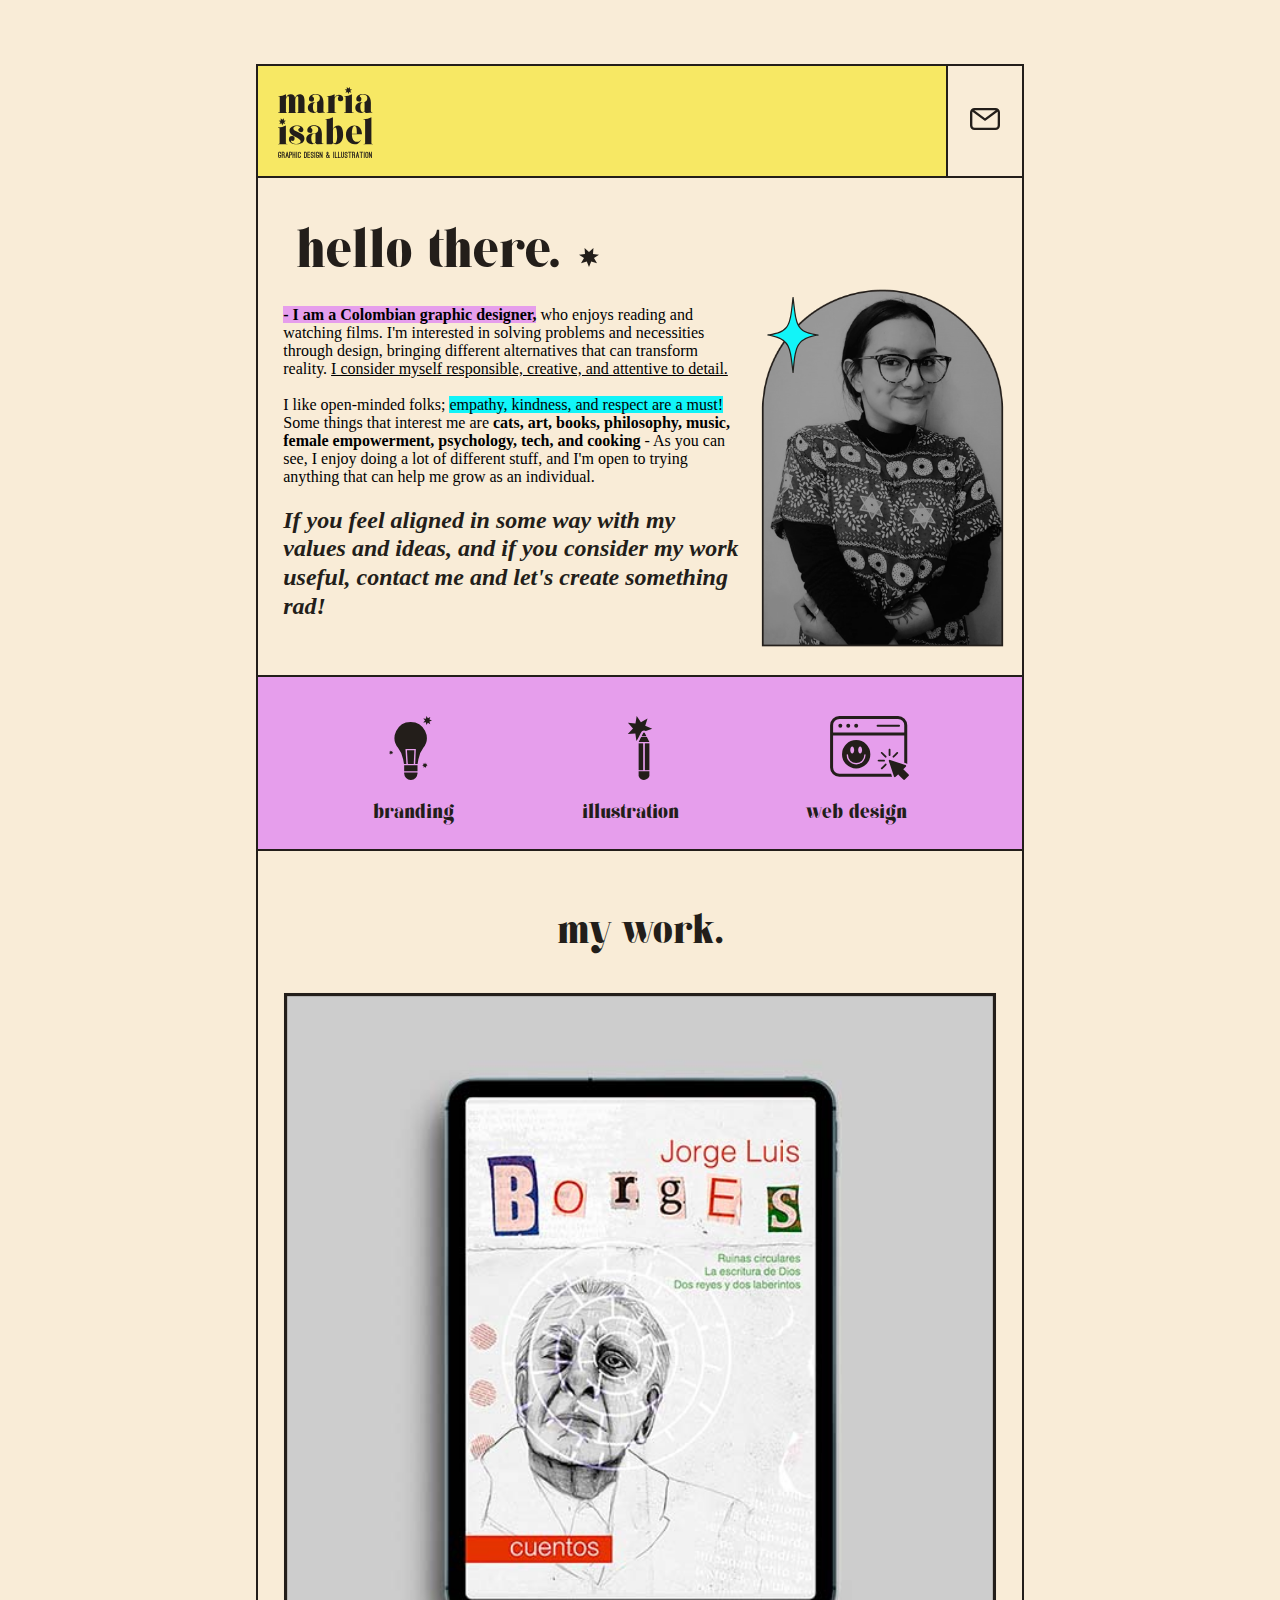
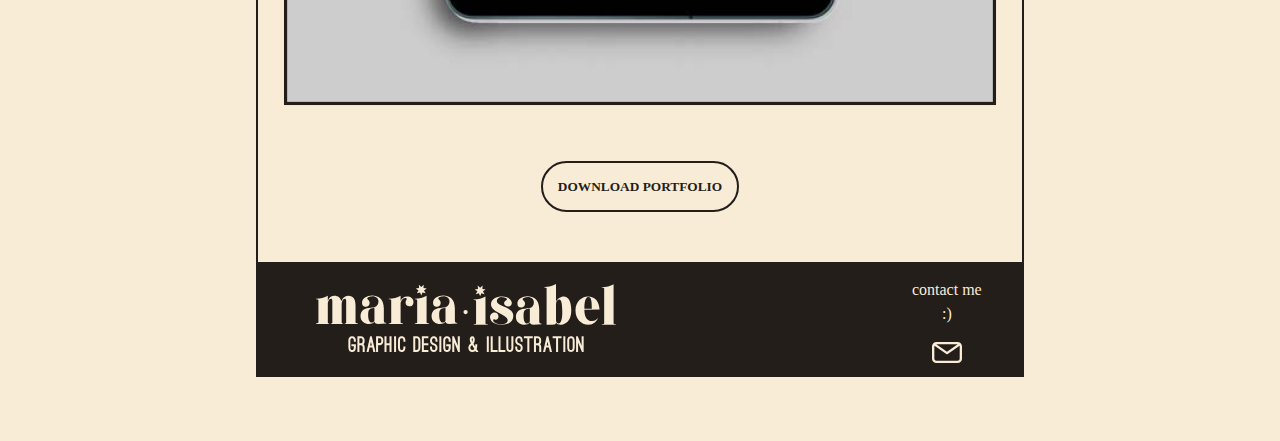
<file: index.html>
<!DOCTYPE html>
<html lang="en">
<head>
    <meta charset="UTF-8">
    <meta http-equiv="X-UA-Compatible" content="IE=edge">
    <meta name="viewport" content="width=device-width, initial-scale=1.0">
    <link rel="stylesheet" href="stylesheet.css">
    <link rel="icon" type="image/star-icon" href="./img/star01.svg">
    <title>about maria isabel</title>
</head>
<body>
    <main class= "body-padre">

        <!---- header -->

        <header>
            <div class="logoheader">
                <img src="./img/logo.svg" alt="logo-maria-isabel"><a href="http://"></a>
            </div>

            <div class="emailheader">
                <div class="emailheader__icon">
                <a href="mailto:mariaisabelperezdavila@hotmail.com"><img src="./img/email.svg" alt="contact-email"></a>
                </div>
            </div>
        </header>


        <!---- about me -->

        <section class="about-me">
                <h1>hello there.</h1>

                <img id="star" src="./img/star01.svg" alt="star-icon">
                <div class="aboutdesktop">
                    <div id="textodesktop">
                            <p><strong><span id="spanrosa">- I am a Colombian graphic designer,</span></strong> who enjoys reading and watching films. I'm interested in solving problems and necessities through design, bringing different alternatives that can transform reality. 
                            <u>I consider myself responsible, creative, and attentive to detail.</u> 
                            <br><br>
                            I like open-minded folks; <span id="spanazul"> empathy, kindness, and respect are a must!</span>  Some things that interest me are<strong> cats, art, books, philosophy, music, female empowerment, psychology, tech, and cooking</strong> - As you can see, I enjoy doing a lot of different stuff, and I'm open to trying anything that can help me grow as an individual.
                            </p>
                            <h2><i>If you feel aligned in some way with my values and ideas, and if you consider my work useful, contact me and let's create something rad! 
                </i></h2>
                    </div>
         
                
                <div id="imgaboutme">
                <img src="./img/pic.svg" alt="maria's picture">
                </div>
                </div>
        </section>

        <!---- focuses  -->

        <section id="focuses">
            <div class="focuses-imgs">
                <img src="./img/branding.svg" alt="branding">
                <img src="./img/illustration.svg" alt="illustration">
                <img src="./img/uxui.svg" alt="ux ui">
             </div>

             <div class="focuses-text">
             <p>branding</p>
             <p>illustration</p>
             <p>web design</p>
             </div>
        </section>


        <!---- my work -->

      <section class="mywork">
            <h2 id="h2mywork">my work.</h2>

            <div class=" myworkimages">

            <img src="./img/img--illustration.svg" alt="img-illustration">
            <img src="./img/img--branding.svg" alt="img-branding">
            <img src="./img/img--uxui.svg" alt="img-ux-ui">
            
            </div>

            <button class="button-portfolio">DOWNLOAD PORTFOLIO</button><a href=""></a>
         
      </section>


      <!---- footer -->

        <section class="footer">
            <div class="logofooter">
            <img src="./img/logowhitehorizontal.svg" alt="logo-maria-isabel-whiteversion">
            </div>
            <div id="contactfooterdesktop">
            <p>contact me :)</p>
            <div class="contactemailfooter">
            <a href="mailto:mariaisabelperezdavila@hotmail.com"><img src="./img/email2.svg" alt="contact-email"></a>
            </div>
            </div>
        </section>



    </main>
</body>
</html>
</file>
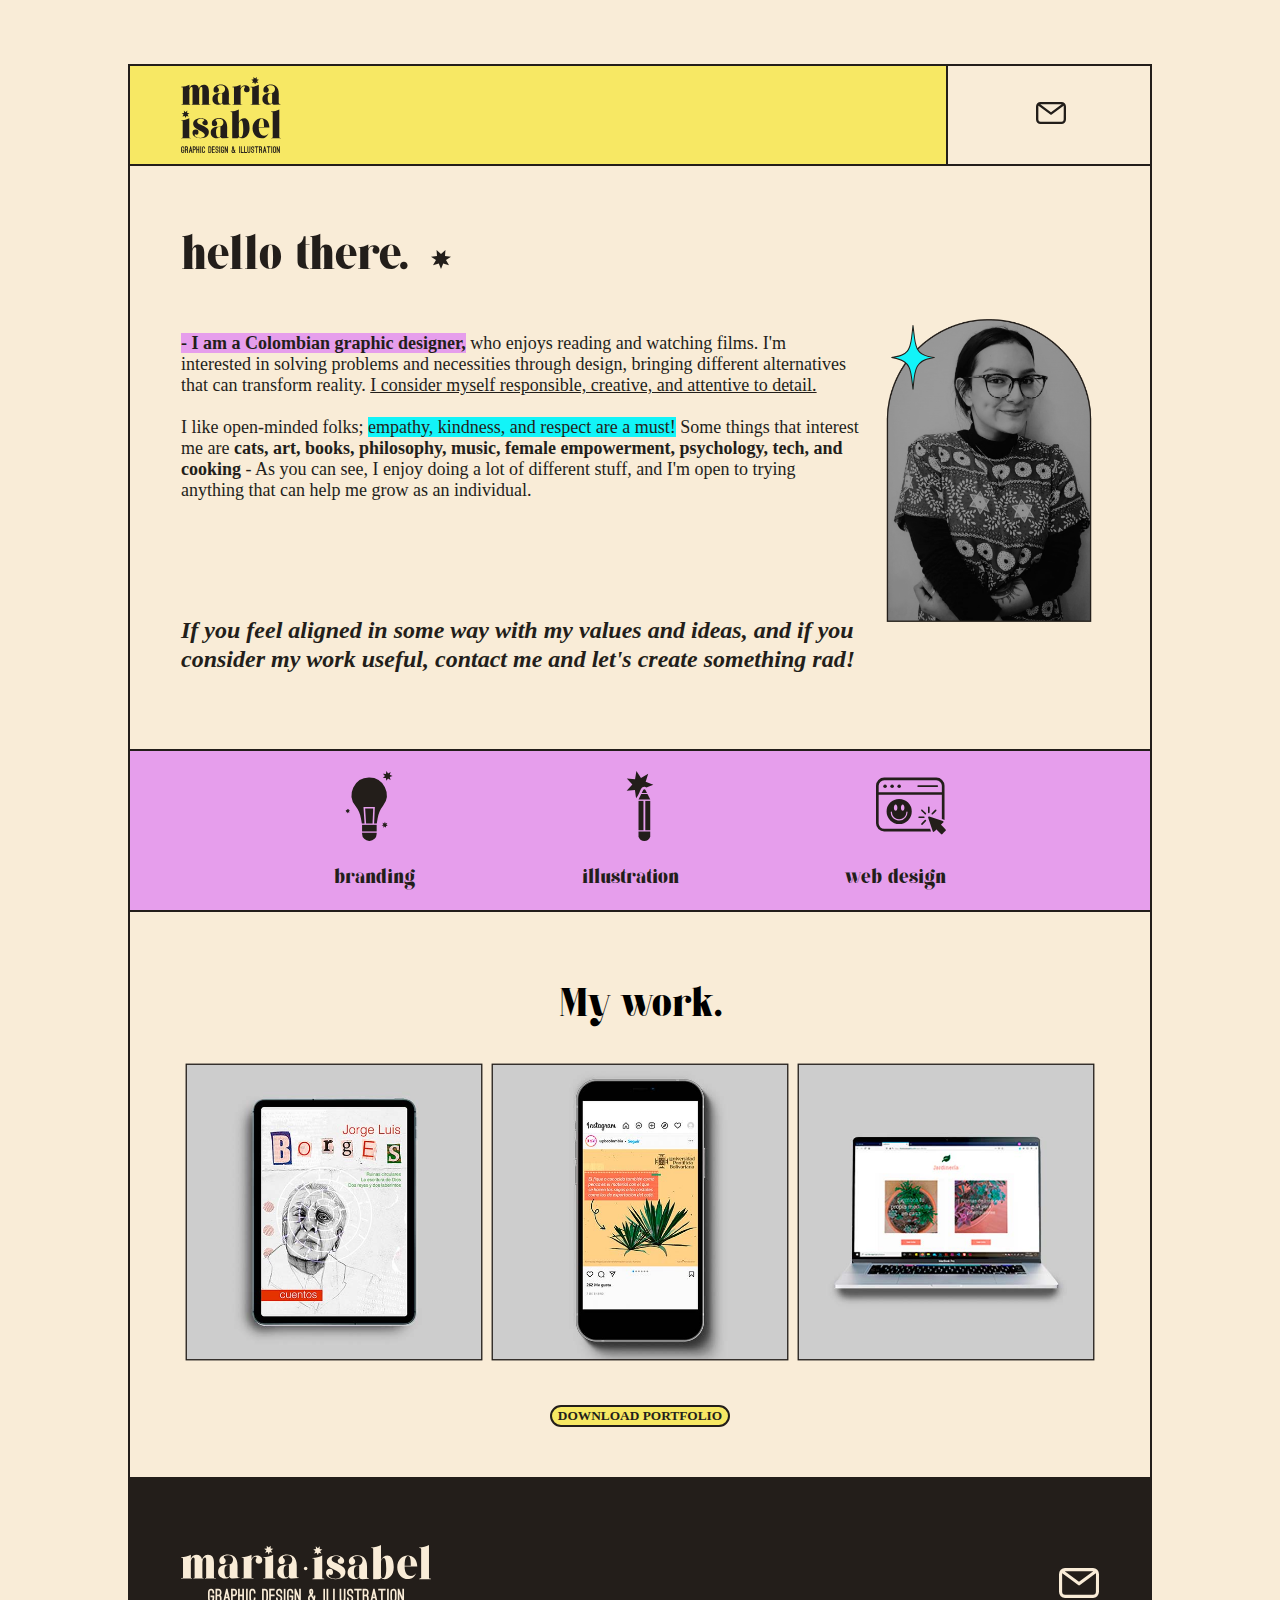
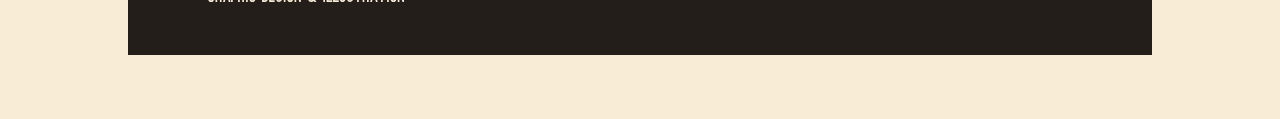
<file: main.html>
<!DOCTYPE html>
<html lang="en">
<head>
    <meta charset="UTF-8">
    <meta http-equiv="X-UA-Compatible" content="IE=edge">
    <meta name="viewport" content="width=device-width, initial-scale=1.0">
    <link rel="icon" type="image/star-icon" href="./img/star01.svg">
    <link rel="stylesheet" href="styles.css">
    <title>about-maria-isabel</title>
</head>

<body>
    <main>
   
       <!--HEADER-->
        <header>
            <img src="./img/logo.svg" alt="website logo maria isabel dark version">
            <div class="contacto-header">
            <a href="mailto:mariaisabelperezdavila@hotmail.com"><img src="./img/email.svg" alt="contact email"></a>
            </div>
        </header>

        <!--ABOUT ME-->
        <section class="about-me">
            <h1>hello there.</h1>
            <img id="estrella--aboutme" src="./img/star01.svg" alt="star icon">

            <div class="contenido-aboutme">
                <p><strong><span id="spanrosa">- I am a Colombian graphic designer,</span></strong> who enjoys reading and watching films. I'm interested in solving problems and necessities through design, bringing different alternatives that can transform reality. 
                    <u>I consider myself responsible, creative, and attentive to detail.</u> 
                    <br><br>
                    I like open-minded folks; <span id="spanazul"> empathy, kindness, and respect are a must!</span>  Some things that interest me are<strong> cats, art, books, philosophy, music, female empowerment, psychology, tech, and cooking</strong> - As you can see, I enjoy doing a lot of different stuff, and I'm open to trying anything that can help me grow as an individual.
                </p>
                <img src="./img/pic.svg" alt="maria's picture">
            </div>

            <div class="h3aboutme">
                <h3><i>If you feel aligned in some way with my values and ideas, and if you consider my work useful, contact me and let's create something rad! 
                </i></h3>
            </div>
        </section>
        
        <!--FOCUSES-->
        <section class="focuses">  
            <div class="contenido-focuses">
                <div class="focuses-imgs">
                    <img src="./img/branding.svg" alt="branding">
                    <img src="./img/illustration.svg" alt="illustration">
                    <img src="./img/uxui.svg" alt="ux ui">
                 </div>
    
                 <div class="focuses-text">
                 <p>branding</p>
                 <p>illustration</p>
                 <p>web design</p>
                 </div>
            </div>

        </section>

        <!--MYWORK-->
        <section class="mywork">
            <h2>My work.</h2>
            <div class=" myworkimages">

                <img src="./img/img--illustration.svg" alt="img-illustration">
                <img src="./img/img--branding.svg" alt="img-branding">
                <img src="./img/img--uxui.svg" alt="img-ux-ui">
                
                </div>
    
            <button class="button-portfolio">DOWNLOAD PORTFOLIO</button><a href="./mariaisabelperez.pdf"></a>
        </section>

        <!--FOOTER-->
        <footer>
            <img src="./img/logowhitehorizontal.svg" alt="Website logo light version">
            <a href="mailto:mariaisabelperezdavila@hotmail.com"><img class="contactofooter" src="./img/email2.svg" alt="contact-email"></a>
        </footer>
    </main>
</body>
</html>
</file>
<file: stylesheet.css>
@font-face {
    font-family: 'kage';
    src: url('kage.otf');}

 @import url('https://fonts.googleapis.com/css2?family=Poppins:wght@400;500;600;700;900&display=swap');



 /* GENERAL */

*{
 box-sizing: border-box;
}

body{
    background-color: #F9ECD7;
    justify-content: center;
    align-items: center;
    display: flex;
    margin: 0;
    overflow-x: hidden;
    }

main{
max-width: 1000px;
min-width: 280px;
width: 60%;
height: 80%;
display: flex;
flex-direction: column;
border: 2px solid #231E1A;
margin: 5%;
overflow-x: hidden;

}

span {
    height: 1rem;
}

#spanrosa{
    background-color: #E69EEC;
}

#spanazul{
    background-color: #12F4F8;
}


/* MOBILE */

@media only screen
  and (min-device-width: 280px) 
  and (max-device-width: 700px)
  and (-webkit-min-device-pixel-ratio: 1)
  {
header { 
    width: 100%;
    height: 7rem; 
    background-color: #F7E864;
    display: flex;
    justify-content: space-between;
    align-items: center;
    border-bottom:2px solid #231E1A;
}


.emailheader {
    height: 100%;
    display: flex;
    background-color: #F9ECD7;
    width: 20%;
    border-left:2px solid #231E1A;
    justify-content: center;
    align-items: center;
    margin: 0px;  
}

.emailheader:hover{
    background-color: #E69EEC;
}

.emailheader__icon {
    width: 50%;
    align-items: center;
    padding: 5%;
    justify-content: center;
    cursor: pointer;
    }

h1{
    font-family: 'kage';
    font-size: 3em;
    color: #231E1A;
    margin-bottom: 10px;
    font-weight: lighter;
    }

.about-me {
    display: flex;
    flex-direction: column;
    justify-content: center;
    align-items: center;
}

.about-me #star {
    width: 20px;
    margin-top: 0;
}

p{
    font-weight: 500;
    font-size: 1em;
    line-height:1.4rem;
    color: #231E1A;
    margin-top: 0;

}

p, h2 {
    padding: 20px;
    font-family: 'poppins';
}

h2 {
    font-weight: 700;
    margin-top: -25px;
    line-height: 120%;
    font-size: 1.6rem;
    color: #231E1A;
}

section div #imgaboutme {
padding:5%;    
margin-top: -40px;
text-align: center;
align-items: center;
justify-content: center;
}

#focuses{
background-color: #E69EEC;
border-top: 2px solid #231E1A;
border-bottom: 2px solid #231E1A;
width: 100%;

}

.focuses-imgs {
    flex-direction: row;
    display: flex;
    width: 100%;
    height: auto;
    justify-content: space-between;
    align-items: center;
    padding-right: 2rem;
    padding-left: 2rem;
    padding-bottom: 1rem;
    padding-top: 1rem;
    
}

.focuses-imgs img{
    width: 40px;
    height: 3rem;
}

.focuses-text{
    flex-direction: row;
    display: flex;
    width: 100%;
    height: 2rem;
    justify-content: space-between;
    align-items: center;
}

.focuses-text p{
    font-family: 'kage';
    text-align: center;
    line-height: 85%;
}

#h2mywork{
    font-family: 'kage';
    font-size: 3em;
    color: #231E1A;
    margin-bottom: 10px;
    margin-top: 10px;
    font-weight: lighter;
}

.mywork{
    text-align: center;
}

.mywork img{
    width: 80%;
}

button, .button-portfolio {
    background-color: #F9ECD7;
    color: #231E1A;
    border: 2px solid #231E1A;
    border-radius: 40px;
    font-family: 'Poppins';
    font-weight: 700;
    font-size: 1rem;
    cursor: pointer;
    padding: 2%;
    margin-top: 4%;
}

.button-portfolio:hover {
    background-color: #12F4F8;
    border: 2px solid #231E1A;
    color: #231E1A;
}

.footer{
    height:auto;
    display: flex;
    flex-direction: column;
    background-color: #231E1A;
    align-items: center;
    justify-content: center;
    margin-top: 30px;
    width: 100%;
    }

div .contactemailfooter{
    width: 30%;
    margin-bottom: 10%;
    margin-top: 0;
}

.logofooter {
width: 80%;
padding: 20px;
margin-top: 10%;
}

.footer p{
    color: #F9ECD7;
}

#contactfooterdesktop {
    display: flex;
    align-items: center;
    justify-content: center;
    flex-direction: column;

}
}
/* TABLET */

@media only screen 
  and (min-width: 700px) 
  and (max-width: 1000px)
  and (-webkit-min-device-pixel-ratio: 1)
  {
header { 
    width: 100%;
    height: 7rem; 
    background-color: #F7E864;
    display: flex;
    justify-content: space-between;
    align-items: center;
    border-bottom:2px solid #231E1A;
}

.logoheader {
    width: 105px;
    height: 79px;
    padding: 5px;
    margin:15px;
    }

.emailheader {
    height: 100%;
    display: flex;
    background-color: #F9ECD7;
    width: 10%;
    border-left:2px solid #231E1A;
    justify-content: center;
    align-items: center;
    margin: 0px;  
}

.emailheader:hover{
    background-color: #E69EEC;
}

.emailheader__icon {
    width: 50%;
    align-items: center;
    padding: 5%;
    justify-content: center;
    cursor: pointer;
    }

h1{
    font-family: 'kage';
    font-size: 3em;
    color: #231E1A;
    font-weight: lighter;
    display: inline;
    margin: 0 2% 0 5%;
     }

.about-me {
    display: inline;
   height: auto;
   margin-top: 30px;
}

.about-me #star {
    width: 20px;
    margin-top: 0;
}

.aboutdesktop{
display: flex;
gap: 10px;
padding:0 0 0 2%;
width: 100%;
align-items: center;
}

#textodesktop {
    padding: 20px;
    font-family: 'poppins';
    width: 180%;
    font-size: 0.8rem;
}

h2 {
    font-weight: 700;
    line-height: 120%;
    font-size: 1rem;
    color: #231E1A;
}

#imgaboutme {
width: 100%;
justify-content: center;
align-items: center;
}

#imgaboutme img {
    width: 100%;
    margin-left:-10px;
    margin-bottom: 20px;
    max-height: 90%;
}

#focuses{
background-color: #E69EEC;
border-top: 2px solid #231E1A;
border-bottom: 2px solid #231E1A;
width: 100%;
}

.focuses-imgs {
    flex-direction: row;
    display: flex;
    width: 100%;
    height: auto;
    justify-content: space-between;
    padding: 5% 8% 5% 8%;
    
}

.focuses-imgs img{
    width: 100%;
    height: 4rem;
}

.focuses-text{
    flex-direction: row;
    display: flex;
    width: 100%;
    font-size: 1.5rem;
    justify-content: space-between;
    align-items: center;
    padding: 0 15% 0 15%;
    color: #231E1A;
    margin-top: -6%;
}

.focuses-text p{
    font-family: 'kage';
    text-align: center;
}

#h2mywork{
    font-family: 'kage';
    font-size: 3em;
    color: #231E1A;
    margin-bottom: 10px;
    margin-top: 10px;
    font-weight: lighter;
}

.mywork{
    text-align: center;
}

.myworkimages {
    display: flex;
    flex-direction: row;
    width: 100%;
}

.myworkimages img{
    width: 100%;
    padding: 2%;
}

button, .button-portfolio {
    background-color: #F9ECD7;
    color: #231E1A;
    border: 2px solid #231E1A;
    border-radius: 40px;
    font-family: 'Poppins';
    font-weight: 700;
    font-size: 1rem;
    cursor: pointer;
    padding: 2%;
    margin-top: 4%;
}

.button-portfolio:hover {
    background-color: #12F4F8;
    border: 2px solid #231E1A;
    color: #231E1A;
}

.footer{
    display: flex;
    flex-direction: row;
    background-color: #231E1A;
    align-items: center;
    justify-content: space-between;
    margin-top: 30px;
    width: 100%;
    height: auto;
    padding: 0 5% 0 5%;
    }

.contactemailfooter{
    width: 50%;
    margin-bottom: 10%;
    margin-top: 0;
}

.logofooter {
width: 100%;
padding: 20px;
align-items: center;
display: flex;
}

.logofooter img{
    width: 300px;
}

.footer p{
    color: #F9ECD7;
    font-family: 'poppins';
    font-size: 16px;
    text-align: center;
    line-height: 1.5rem;
}

#contactfooterdesktop{
    align-items: center;
    justify-content: center;
    display: flex;
    flex-direction: column;
}

}

@media only screen 
  and (min-device-width: 280px) 
  and (max-device-width: 700px)
  and (-webkit-min-device-pixel-ratio: 1)
  {
header { 
    width: 100%;
    height: 7rem; 
    background-color: #F7E864;
    display: flex;
    justify-content: space-between;
    align-items: center;
    border-bottom:2px solid #231E1A;
}

.logoheader {
    width: 105px;
    height: 79px;
    padding: 5px;
    margin:15px;
    }

.emailheader {
    height: 100%;
    display: flex;
    background-color: #F9ECD7;
    width: 20%;
    border-left:2px solid #231E1A;
    justify-content: center;
    align-items: center;
    margin: 0px;  
}

.emailheader:hover{
    background-color: #E69EEC;
}

.emailheader__icon {
    width: 50%;
    align-items: center;
    padding: 5%;
    justify-content: center;
    cursor: pointer;
    }

h1{
    font-family: 'kage';
    font-size: 3em;
    color: #231E1A;
    margin-bottom: 10px;
    font-weight: lighter;
    }

.about-me {
    display: flex;
    flex-direction: column;
    justify-content: center;
    align-items: center;
}

.about-me #star {
    width: 20px;
    margin-top: 0;
}

p{
    font-weight: 500;
    font-size: 1em;
    line-height:1.4rem;
    color: #231E1A;
    margin-top: 0;

}

p, h2 {
    padding: 20px;
    font-family: 'poppins';
}

h2 {
    font-weight: 700;
    margin-top: -25px;
    line-height: 120%;
    font-size: 1.6rem;
    color: #231E1A;
}

section div #imgaboutme {
padding:5%;    
margin-top: -40px;
text-align: center;
align-items: center;
justify-content: center;
}

#focuses{
background-color: #E69EEC;
border-top: 2px solid #231E1A;
border-bottom: 2px solid #231E1A;
width: 100%;

}

.focuses-imgs {
    flex-direction: row;
    display: flex;
    width: 100%;
    height: auto;
    justify-content: space-between;
    align-items: center;
    padding-right: 2rem;
    padding-left: 2rem;
    padding-bottom: 1rem;
    padding-top: 1rem;
    
}

.focuses-imgs img{
    width: 40px;
    height: 3rem;
}

.focuses-text{
    flex-direction: row;
    display: flex;
    width: 100%;
    height: 2rem;
    justify-content: space-between;
    align-items: center;
}

.focuses-text p{
    font-family: 'kage';
    text-align: center;
    line-height: 85%;
}

#h2mywork{
    font-family: 'kage';
    font-size: 3em;
    color: #231E1A;
    margin-bottom: 10px;
    margin-top: 10px;
    font-weight: lighter;
}

.mywork{
    text-align: center;
}

.mywork img{
    width: 80%;
}

button, .button-portfolio {
    background-color: #F9ECD7;
    color: #231E1A;
    border: 2px solid #231E1A;
    border-radius: 40px;
    font-family: 'Poppins';
    font-weight: 700;
    font-size: 1rem;
    cursor: pointer;
    padding: 2%;
    margin-top: 4%;
}

.button-portfolio:hover {
    background-color: #12F4F8;
    border: 2px solid #231E1A;
    color: #231E1A;
}

.footer{
    height:auto;
    display: flex;
    flex-direction: column;
    background-color: #231E1A;
    align-items: center;
    justify-content: center;
    margin-top: 30px;
    }

.contactemailfooter{
    align-items: center;
    width: 40%;
    justify-content: center;
    margin-bottom: 10%;
    margin-top: 0;
}

.logofooter {
width: 80%;
padding: 20px;
margin-top: 10%;
}

.footer p{
    color: #F9ECD7;
}

}


@media only screen 
  and (min-device-width: 700px) 
  and (max-device-width: 3000px) 
  {

header { 
    width: 100%;
    height: 7rem; 
    background-color: #F7E864;
    display: flex;
    justify-content: space-between;
    align-items: center;
    border-bottom:2px solid #231E1A;
}

.logoheader {
    width: 105px;
    height: 79px;
    padding: 5px;
    margin:15px;
    }

.emailheader {
    height: 100%;
    display: flex;
    background-color: #F9ECD7;
    width: 10%;
    border-left:2px solid #231E1A;
    justify-content: center;
    align-items: center;
    margin: 0px;  
}

.emailheader:hover{
    background-color: #E69EEC;
}

.emailheader__icon {
    width: 50%;
    align-items: center;
    padding: 5%;
    justify-content: center;
    cursor: pointer;
    }

h1{
    font-family: 'kage';
    font-size: 4em;
    color: #231E1A;
    font-weight: lighter;
    display: inline;
    margin: 2% 2% 0 5%;
     }

.about-me {
    display: inline;
   height: auto;
   margin-top: 30px;
}

.about-me #star {
    width: 20px;
    margin-top: 0;
}

.aboutdesktop{
display: flex;
gap: 10px;
padding:0 0 0 2%;
width: 100%;
align-items: center;
}

#textodesktop {
    padding: 10px;
    font-family: 'poppins';
    width: 180%;
    font-size: 1rem;
    margin-top: -30px;
}

h2 {
    font-weight: 700;
    line-height: 120%;
    font-size: 1.5rem;
    color: #231E1A;
}

#imgaboutme {
width: 100%;
justify-content: center;
align-items: center;
}

#imgaboutme img {
    width: 100%;
    margin-left:-10px;
    margin-bottom: 20px;
    max-height: 90%;
}

#focuses{
background-color: #E69EEC;
border-top: 2px solid #231E1A;
border-bottom: 2px solid #231E1A;
width: 100%;
}

.focuses-imgs {
    flex-direction: row;
    display: flex;
    width: 100%;
    height: auto;
    justify-content: space-between;
    padding: 5%;
    
}

.focuses-imgs img{
    width: 100%;
    height: 4rem;
}

.focuses-text{
    flex-direction: row;
    display: flex;
    width: 100%;
    font-size: 1.5rem;
    justify-content: space-between;
    align-items: center;
    padding: 0 15% 0 15%;
    color: #231E1A;
    margin-top: -6%;
}

.focuses-text p{
    font-family: 'kage';
    text-align: center;
}

#h2mywork{
    font-family: 'kage';
    font-size: 3em;
    color: #231E1A;
    margin-bottom: 10px;
    margin-top: 10px;
    font-weight: lighter;
}

.mywork{
    text-align: center;
    margin-top: 5%;
}

.myworkimages {
    display: flex;
    flex-direction: row;
    width: 100%;
}

.myworkimages img{
 padding: 2%;
 width: 100%;
}

button, .button-portfolio {
    background-color: #F9ECD7;
    color: #231E1A;
    border: 2px solid #231E1A;
    border-radius: 40px;
    font-family: 'Poppins';
    font-weight: 700;
    font-size: 0,5rem;
    cursor: pointer;
    padding: 2%;
    margin-top: 4%;
}

.button-portfolio:hover {
    background-color: #12F4F8;
    border: 2px solid #231E1A;
    color: #231E1A;
}

.footer{
    display: flex;
    flex-direction: row;
    background-color: #231E1A;
    align-items: center;
    justify-content: space-between;
    margin-top: 50px;
    width: 100%;
    height: auto;
    padding: 0 5% 0 5%;
    }

.contactemailfooter{
    width: 40%;
    margin-bottom: 10%;
    margin-top: 0;
}

.logofooter {
width: 100%;
padding: 20px;
align-items: center;
display: flex;
}

.logofooter img{
    width: 300px;
}

.footer p{
    color: #F9ECD7;
    font-family: 'poppins';
    font-size: 16px;
    text-align: center;
    line-height: 1.5rem;
}

#contactfooterdesktop{
    align-items: center;
    justify-content: center;
    display: flex;
    flex-direction: column;
    height: 80%;
}

}
</file>
<file: styles.css>
@font-face {
    font-family: 'kage';
    src: url('kage.otf');}

 @import url('https://fonts.googleapis.com/css2?family=Poppins:wght@400;500;600;700;900&display=swap');

 /* GENERAL */

*{
    box-sizing: border-box;
}

body {
    background-color: #F9ECD7;
    justify-content: center;
    align-items: center;
    display: flex;
    margin: 0;
    overflow-x: hidden;
}

main {
    min-width: 280px;
    width: 80vw;
    height: auto;
    display: flex;
    flex-direction: column;
    border: 2px solid #231E1A;
    margin: 5%;
    overflow-x: hidden;
}

header {
    display: flex;
    flex-direction: row;
    justify-content: space-between;
    align-items: center;
    width: 100%;
    height: 100px;
    background-color: #F7E864;
    border-bottom: 2px solid #231E1A ;
}

header img {
    width: 100px;
    margin-left: 5%;
}

.contacto-header{
    width: 20%;
    background-color: #F9ECD7;
    height: 100%;
    border-left: 2px solid #231E1A;
    display: flex;
    justify-content: center;
    align-items: center;
}

.contacto-header img {
    width: 30px;
}

.contacto-header:hover{
    background-color: #E69EEC;
}

h1{
    font-family: 'kage';
    font-weight: lighter;
    color: #231E1A;
    text-align: center;
}

#estrella--aboutme{
    width: 20px;
}

p{
    font-family: 'poppins';
    color: #231E1A;
}

.focuses-text p{
    font-family: 'kage';
    color:#231E1A;
    font-weight: lighter;
}

span {
    height: 1rem;
}

#spanrosa{
    background-color: #E69EEC;
}

#spanazul{
    background-color: #12F4F8;
}

h3{
    font-family: 'poppins';
    color: #231E1A;
    font-weight: 700;
    line-height: 1.5rem;
}

.focuses {
    background-color: #E69EEC;
    border-top: 2px solid #231E1A ;
    border-bottom: 2px solid #231E1A ;
    width: 100%;
    margin: 0%;
}

.contenido-focuses{
width: 100%;
}

h2{
    font-family: 'kage';
    font-weight: lighter;
}

button{
    background-color: #F7E864;
    border: 2px solid #231E1A;
    border-radius: 50px;
    cursor: pointer;
    color: #231E1A;
    font-family: 'poppins';
    font-weight: 600;
}

button:hover{
    background-color: #12F4F8;
}

footer {
    background-color: #231E1A;
    margin-top: 50px;
    padding:5%;
    gap:10%;
    display: flex;
    width: 100%;
}


/* MOBILE */

@media only screen and (min-device-width: 280px) {

    .about-me {
        margin: 10% 5% 5% 5%;
        display: flex;
        flex-direction: column;
        justify-content: center;
        align-items: center;
    }

    h1{
        font-size: 3rem;
        margin: 0;
    }

    .about-me p{
        font-size: 14px;
    }

    .focuses{
        padding: 5%;
    }

    .focuses-imgs{
        display: flex;
        flex-direction: row;
        width: 100%;
        justify-content: space-between;
        align-items: center;
        
    }
    
    .focuses-imgs img{
        width: 50px;
        height: 50px;
    }
    .focuses-text{
        display: flex;
        flex-direction: row;
        width: 100%;
        justify-content: space-between;
        align-items: center;
        
    }
    
    .focuses-text p{
        font-size: 1.2rem;
        margin: 0;
    }

    .mywork {
        margin-top: 20px;
        display: flex;
        flex-direction: column;
        justify-content: center;
        align-items: center;
        width: 100%;
    }

    h2{
        font-size: 2rem;
        margin-bottom: 30px;
    }

    .myworkimages{
        width: 100%;
        padding-left: 10px;
        padding-right: 10px;
    }
    
   button{
    margin-top: 20px;
   }

   footer{
    flex-direction: column;
    align-items: center;
    justify-content: center;
   }

   footer .contactofooter{
    width: 40px;
    margin-top: 40px;
   }

}

/* TABLET */

@media only screen and (min-device-width: 700px){

    .about-me{
        margin: 5%;
        display: inline-block;
    }

    h1{
        display: inline;
        margin-right: 20px;
    }

    .contenido-aboutme{
        display: flex;
        flex-direction: row;
        justify-content: space-between;
        gap: 20px;
        margin-top: 30px;
    }

    .about-me p{
        font-size: 16px;
    }

    .contenido-aboutme img{
        width: 220px;
    }

    h3{
    margin-right: 10%;
    font-size: 1.2rem;
    line-height: 1.5rem;
    }

    .focuses-imgs{
        display: flex;
        flex-direction: row;
        width: 100%;
        justify-content: space-between;
        align-items: center;
        
    }

    .focuses-imgs img{
        width: 70px;
        height: 70px;
    }
    .focuses-text{
        display: flex;
        flex-direction: row;
        width: 100%;
        justify-content: space-between;
        align-items: center;
        
    }

    .focuses-text p{
        font-size: 1.5rem;
        margin: 20px 0 0 0;
    }

    h2{
        font-size: 3rem;
    }

    .focuses{
        padding: 2% 10% 2% 10%;
    }

    .mywork {
        display: flex;
        justify-content: center;
        align-items: center;
        width: 100%;
    }

    .myworkimages{
        display: flex;
        flex-direction: row;
        width: 100%;
        justify-content: center;
        margin-bottom: 20px;
        padding: 0 20%;
    }
    
    .myworkimages img{
        width: 50%;
    }

    footer{
        flex-direction: row;
        align-items: flex-end;
        justify-content: space-between;
    
    }
    
       footer .contactofooter{
        width: 40px;
        margin-top: 40px;
       }

       footer img{
        width: 250px;
       }
}

/* DESKTOP */

@media only screen and (min-device-width: 1000px) {

    h1{
        font-size: 3.5rem;
        margin-right: 2%;
    }

    .about-me p{
        font-size: 18px;
    }

    h3{
        margin-right: 25%;
        font-size: 1.5rem;
        line-height: 1.8rem;
        margin-top: -10px;
    }
    
    .focuses{
        padding: 2% 20% 2% 20%;
    }

}
</file>
